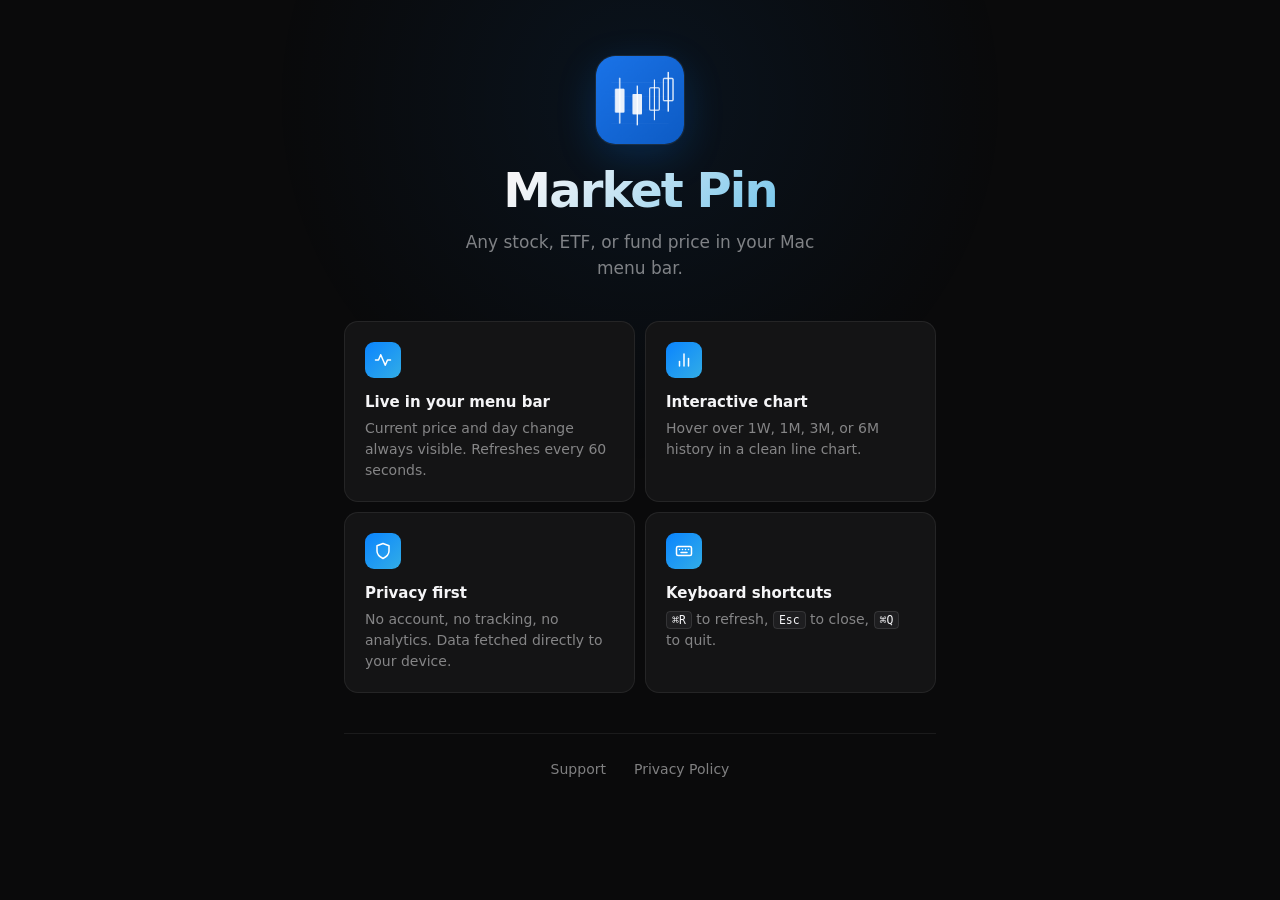
<file: index.html>
<!doctype html>
<html lang="en">
<head>
  <meta charset="utf-8">
  <meta name="viewport" content="width=device-width,initial-scale=1">
  <title>Market Pin</title>
  <link rel="icon" href="icon.png">
  <link rel="stylesheet" href="style.css">
</head>
<body>
  <div class="container">

    <header class="hero">
      <img src="icon.png" alt="Market Pin icon" class="app-icon">
      <h1>Market Pin</h1>
      <p class="tagline">Any stock, ETF, or fund price in your Mac menu bar.</p>
    </header>

    <section class="features">

      <div class="feature">
        <div class="feature-icon">
          <svg viewBox="0 0 24 24"><polyline points="22 12 18 12 15 19 9 5 6 12 2 12"/></svg>
        </div>
        <h3>Live in your menu bar</h3>
        <p>Current price and day change always visible. Refreshes every 60 seconds.</p>
      </div>

      <div class="feature">
        <div class="feature-icon">
          <svg viewBox="0 0 24 24"><line x1="18" y1="20" x2="18" y2="10"/><line x1="12" y1="20" x2="12" y2="4"/><line x1="6" y1="20" x2="6" y2="14"/></svg>
        </div>
        <h3>Interactive chart</h3>
        <p>Hover over 1W, 1M, 3M, or 6M history in a clean line chart.</p>
      </div>

      <div class="feature">
        <div class="feature-icon">
          <svg viewBox="0 0 24 24"><path d="M12 22s8-4 8-10V5l-8-3-8 3v7c0 6 8 10 8 10z"/></svg>
        </div>
        <h3>Privacy first</h3>
        <p>No account, no tracking, no analytics. Data fetched directly to your device.</p>
      </div>

      <div class="feature">
        <div class="feature-icon">
          <svg viewBox="0 0 24 24"><rect x="2" y="6" width="20" height="12" rx="2"/><path d="M6 10h.01M10 10h.01M14 10h.01M18 10h.01M8 14h8"/></svg>
        </div>
        <h3>Keyboard shortcuts</h3>
        <p><kbd>⌘R</kbd> to refresh, <kbd>Esc</kbd> to close, <kbd>⌘Q</kbd> to quit.</p>
      </div>

    </section>

    <footer class="site-footer">
      <a href="support.html">Support</a>
      <a href="privacy.html">Privacy Policy</a>
    </footer>

  </div>
</body>
</html>
</file>
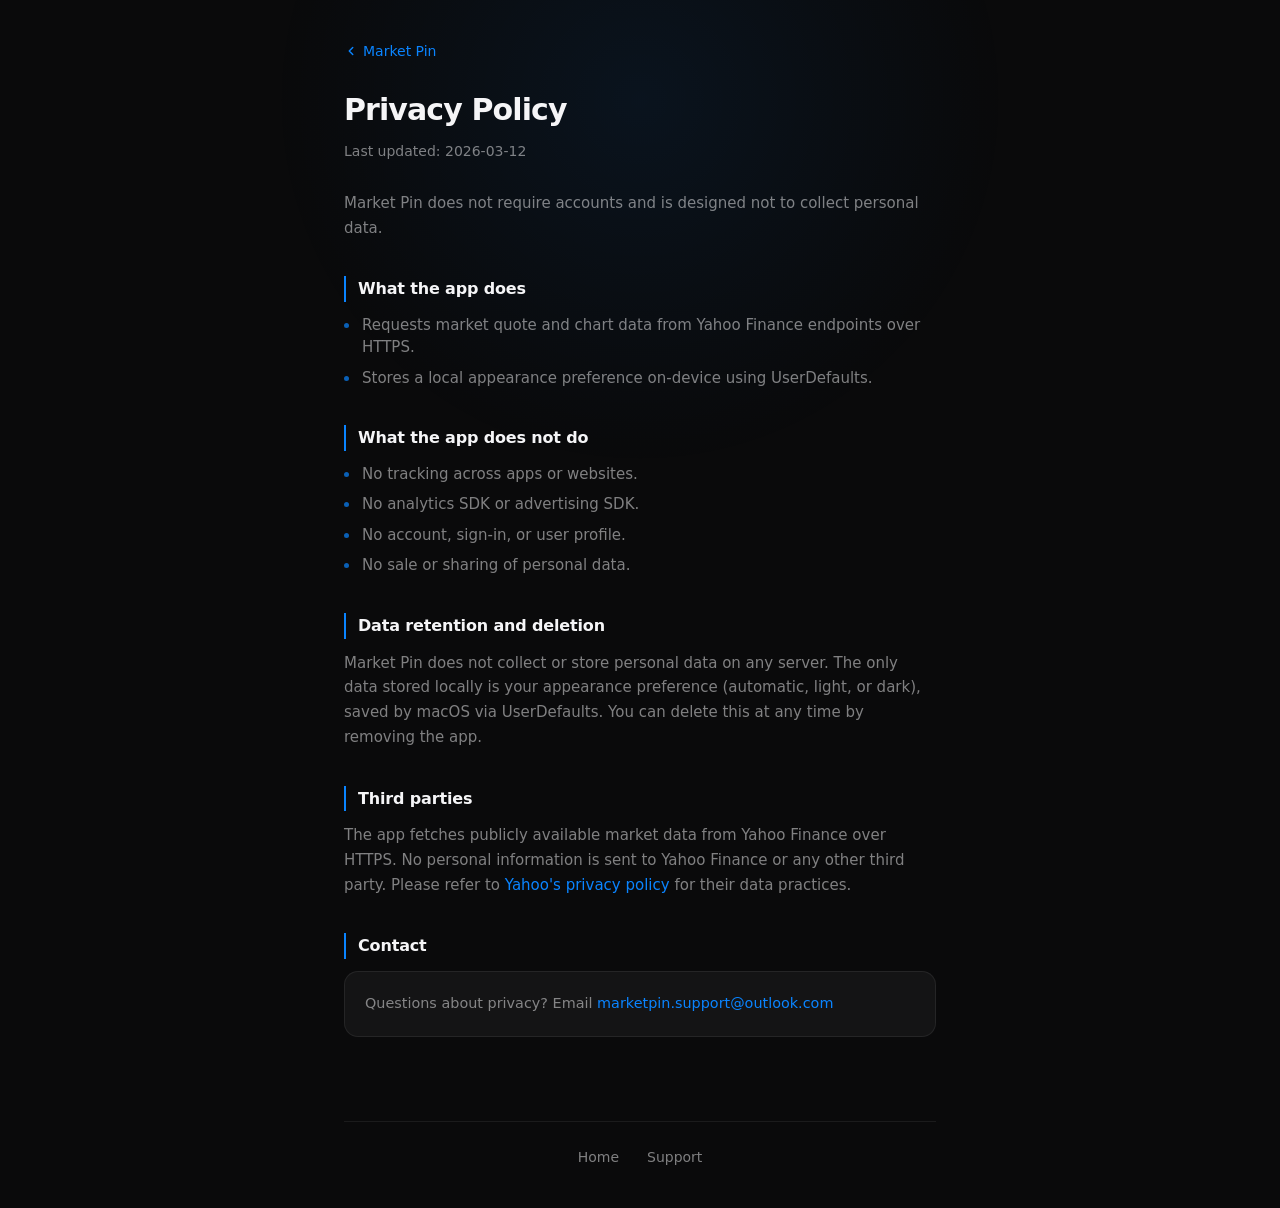
<file: privacy.html>
<!doctype html>
<html lang="en">
<head>
  <meta charset="utf-8">
  <meta name="viewport" content="width=device-width,initial-scale=1">
  <title>Privacy Policy — Market Pin</title>
  <link rel="icon" href="icon.png">
  <link rel="stylesheet" href="style.css">
</head>
<body>
  <div class="container">

    <header class="page-header">
      <a href="index.html" class="back-link">
        <svg viewBox="0 0 24 24"><polyline points="15 18 9 12 15 6"/></svg>
        Market Pin
      </a>
      <h1>Privacy Policy</h1>
      <p class="meta">Last updated: 2026-03-12</p>
    </header>

    <div class="prose">

      <section>
        <p>Market Pin does not require accounts and is designed not to collect personal data.</p>
      </section>

      <section>
        <h2>What the app does</h2>
        <ul>
          <li>Requests market quote and chart data from Yahoo Finance endpoints over HTTPS.</li>
          <li>Stores a local appearance preference on-device using UserDefaults.</li>
        </ul>
      </section>

      <section>
        <h2>What the app does not do</h2>
        <ul>
          <li>No tracking across apps or websites.</li>
          <li>No analytics SDK or advertising SDK.</li>
          <li>No account, sign-in, or user profile.</li>
          <li>No sale or sharing of personal data.</li>
        </ul>
      </section>

      <section>
        <h2>Data retention and deletion</h2>
        <p>Market Pin does not collect or store personal data on any server. The only data stored locally is your appearance preference (automatic, light, or dark), saved by macOS via UserDefaults. You can delete this at any time by removing the app.</p>
      </section>

      <section>
        <h2>Third parties</h2>
        <p>The app fetches publicly available market data from Yahoo Finance over HTTPS. No personal information is sent to Yahoo Finance or any other third party. Please refer to <a href="https://legal.yahoo.com/us/en/yahoo/privacy/index.html" target="_blank" rel="noopener">Yahoo's privacy policy</a> for their data practices.</p>
      </section>

      <section>
        <h2>Contact</h2>
        <div class="contact-card">
          <p>Questions about privacy? Email <a href="mailto:marketpin.support@outlook.com">marketpin.support@outlook.com</a></p>
        </div>
      </section>

    </div>

    <footer class="site-footer">
      <a href="index.html">Home</a>
      <a href="support.html">Support</a>
    </footer>

  </div>
</body>
</html>
</file>
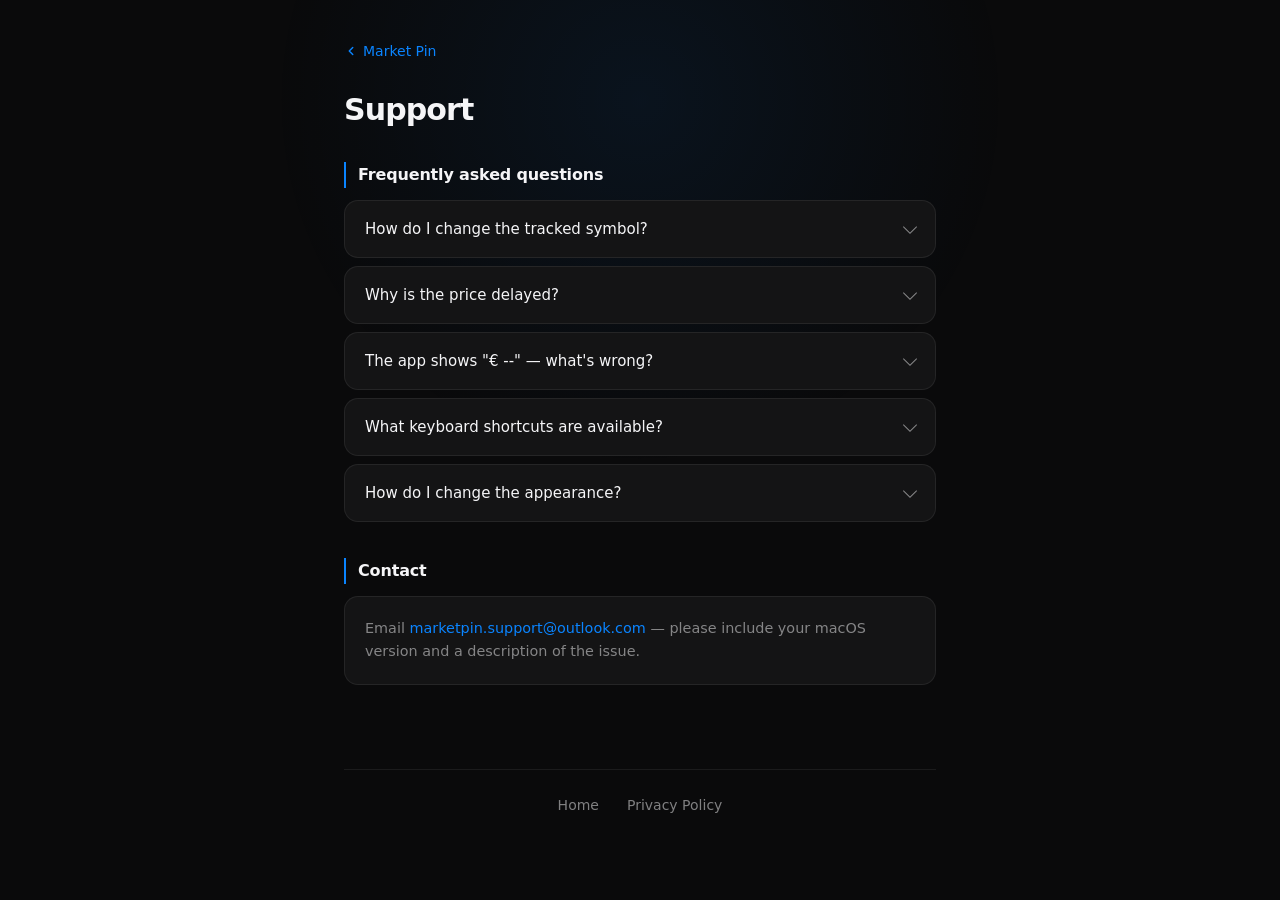
<file: support.html>
<!doctype html>
<html lang="en">
<head>
  <meta charset="utf-8">
  <meta name="viewport" content="width=device-width,initial-scale=1">
  <title>Support — Market Pin</title>
  <link rel="icon" href="icon.png">
  <link rel="stylesheet" href="style.css">
</head>
<body>
  <div class="container">

    <header class="page-header">
      <a href="index.html" class="back-link">
        <svg viewBox="0 0 24 24"><polyline points="15 18 9 12 15 6"/></svg>
        Market Pin
      </a>
      <h1>Support</h1>
    </header>

    <div class="prose">

      <section>
        <h2>Frequently asked questions</h2>
        <div class="faq">

          <details class="faq-item">
            <summary>How do I change the tracked symbol?</summary>
            <div class="faq-answer">
              Symbol configuration will be available in a future settings UI. In the meantime, quit the app and relaunch with a different symbol configured via the environment variable.
            </div>
          </details>

          <details class="faq-item">
            <summary>Why is the price delayed?</summary>
            <div class="faq-answer">
              Market data is sourced from Yahoo Finance and may be delayed by up to 15 minutes depending on the exchange. This is a limitation of the data source, not the app.
            </div>
          </details>

          <details class="faq-item">
            <summary>The app shows "€ --" — what's wrong?</summary>
            <div class="faq-answer">
              The app could not reach Yahoo Finance. Check your internet connection and try refreshing with <kbd>⌘R</kbd>.
            </div>
          </details>

          <details class="faq-item">
            <summary>What keyboard shortcuts are available?</summary>
            <div class="faq-answer">
              <kbd>⌘R</kbd> refreshes quote and chart data, <kbd>Esc</kbd> closes the popover, and <kbd>⌘Q</kbd> quits the app.
            </div>
          </details>

          <details class="faq-item">
            <summary>How do I change the appearance?</summary>
            <div class="faq-answer">
              Click the theme icon in the bottom-left of the popover to switch between automatic, light, and dark appearance.
            </div>
          </details>

        </div>
      </section>

      <section>
        <h2>Contact</h2>
        <div class="contact-card">
          <p>Email <a href="mailto:marketpin.support@outlook.com">marketpin.support@outlook.com</a> — please include your macOS version and a description of the issue.</p>
        </div>
      </section>

    </div>

    <footer class="site-footer">
      <a href="index.html">Home</a>
      <a href="privacy.html">Privacy Policy</a>
    </footer>

  </div>
</body>
</html>
</file>
<file: style.css>
*, *::before, *::after {
  box-sizing: border-box;
  margin: 0;
  padding: 0;
}

:root {
  --bg:      #0a0a0b;
  --surface: #141415;
  --raised:  #1e1e20;
  --border:  rgba(255, 255, 255, 0.07);
  --text:    #f5f5f7;
  --muted:   rgba(245, 245, 247, 0.50);
  --accent:  #0a84ff;
  --cyan:    #32ade6;
  --radius:  14px;
  --max-w:   640px;
}

html { scroll-behavior: smooth; }

body {
  background: var(--bg);
  color: var(--text);
  font-family: -apple-system, BlinkMacSystemFont, 'SF Pro Text', 'Segoe UI', system-ui, sans-serif;
  font-size: 16px;
  line-height: 1.6;
  min-height: 100vh;
  -webkit-font-smoothing: antialiased;
  -moz-osx-font-smoothing: grayscale;
}

/* subtle ambient glow */
body::before {
  content: '';
  position: fixed;
  top: -300px;
  left: 50%;
  transform: translateX(-50%);
  width: 800px;
  height: 800px;
  background: radial-gradient(circle, rgba(10, 132, 255, 0.08) 0%, transparent 65%);
  pointer-events: none;
  z-index: 0;
}

.container {
  max-width: var(--max-w);
  margin: 0 auto;
  padding: 0 24px;
  position: relative;
  z-index: 1;
}

/* ---- Hero ---- */
.hero {
  padding: 56px 0 40px;
  text-align: center;
}

.app-icon {
  width: 88px;
  height: 88px;
  border-radius: 22%;
  box-shadow: 0 0 0 1px var(--border), 0 12px 40px rgba(10, 132, 255, 0.20);
  display: block;
  margin: 0 auto 20px;
}

.hero h1 {
  font-size: clamp(2.25rem, 7vw, 3rem);
  font-weight: 700;
  letter-spacing: -0.04em;
  line-height: 1.1;
  background: linear-gradient(135deg, var(--text) 30%, var(--cyan));
  -webkit-background-clip: text;
  -webkit-text-fill-color: transparent;
  background-clip: text;
  margin-bottom: 12px;
}

.hero .tagline {
  color: var(--muted);
  font-size: 1.0625rem;
  max-width: 380px;
  margin: 0 auto;
  line-height: 1.55;
}

/* ---- Features grid ---- */
.features {
  display: grid;
  grid-template-columns: 1fr 1fr;
  gap: 10px;
  margin-bottom: 40px;
}

@media (max-width: 480px) {
  .features { grid-template-columns: 1fr; }
}

.feature {
  background: var(--surface);
  border: 1px solid var(--border);
  border-radius: var(--radius);
  padding: 20px;
}

.feature-icon {
  width: 36px;
  height: 36px;
  border-radius: 9px;
  background: linear-gradient(135deg, var(--accent), var(--cyan));
  display: flex;
  align-items: center;
  justify-content: center;
  margin-bottom: 12px;
}

.feature-icon svg {
  width: 18px;
  height: 18px;
  fill: none;
  stroke: #fff;
  stroke-width: 2;
  stroke-linecap: round;
  stroke-linejoin: round;
}

.feature h3 {
  font-size: 0.9375rem;
  font-weight: 600;
  margin-bottom: 4px;
}

.feature p {
  font-size: 0.875rem;
  color: var(--muted);
  line-height: 1.5;
}

kbd {
  font-family: 'SF Mono', 'Fira Code', monospace;
  font-size: 0.82em;
  background: var(--raised);
  border: 1px solid rgba(255,255,255,0.10);
  border-radius: 4px;
  padding: 1px 5px;
  color: var(--text);
}

/* ---- Site footer ---- */
.site-footer {
  border-top: 1px solid var(--border);
  padding: 24px 0 40px;
  display: flex;
  justify-content: center;
  gap: 28px;
}

.site-footer a {
  color: var(--muted);
  text-decoration: none;
  font-size: 0.875rem;
  transition: color 0.15s;
}

.site-footer a:hover { color: var(--text); }

/* ---- Inner page header ---- */
.page-header {
  padding: 40px 0 28px;
}

.back-link {
  display: inline-flex;
  align-items: center;
  gap: 5px;
  color: var(--accent);
  text-decoration: none;
  font-size: 0.875rem;
  font-weight: 500;
  margin-bottom: 24px;
  transition: opacity 0.15s;
}

.back-link:hover { opacity: 0.75; }

.back-link svg {
  width: 14px;
  height: 14px;
  fill: none;
  stroke: currentColor;
  stroke-width: 2.5;
  stroke-linecap: round;
  stroke-linejoin: round;
}

.page-header h1 {
  font-size: 1.875rem;
  font-weight: 700;
  letter-spacing: -0.03em;
}

.page-header .meta {
  color: var(--muted);
  font-size: 0.875rem;
  margin-top: 6px;
}

/* ---- Prose ---- */
.prose {
  padding-bottom: 48px;
}

.prose section {
  margin-bottom: 36px;
}

.prose h2 {
  font-size: 1rem;
  font-weight: 600;
  letter-spacing: -0.01em;
  margin-bottom: 12px;
  padding-left: 12px;
  border-left: 2px solid var(--accent);
}

.prose p {
  color: var(--muted);
  font-size: 0.9375rem;
  line-height: 1.65;
  margin-bottom: 8px;
}

.prose ul {
  list-style: none;
  display: flex;
  flex-direction: column;
  gap: 8px;
}

.prose li {
  color: var(--muted);
  font-size: 0.9375rem;
  padding-left: 18px;
  position: relative;
  line-height: 1.5;
}

.prose li::before {
  content: '';
  position: absolute;
  left: 0;
  top: 0.58em;
  width: 5px;
  height: 5px;
  border-radius: 50%;
  background: var(--accent);
  opacity: 0.7;
}

.prose a { color: var(--accent); text-decoration: none; }
.prose a:hover { text-decoration: underline; }

/* ---- Contact card ---- */
.contact-card {
  background: var(--surface);
  border: 1px solid var(--border);
  border-radius: var(--radius);
  padding: 20px;
}

.contact-card p { color: var(--muted); font-size: 0.9rem; margin: 0; }
.contact-card a { color: var(--accent); text-decoration: none; font-weight: 500; }
.contact-card a:hover { text-decoration: underline; }

/* ---- FAQ ---- */
.faq {
  display: flex;
  flex-direction: column;
  gap: 8px;
}

details.faq-item {
  background: var(--surface);
  border: 1px solid var(--border);
  border-radius: var(--radius);
  overflow: hidden;
}

details.faq-item summary {
  padding: 16px 20px;
  font-size: 0.9375rem;
  font-weight: 500;
  cursor: pointer;
  list-style: none;
  display: flex;
  justify-content: space-between;
  align-items: center;
  gap: 16px;
  user-select: none;
}

details.faq-item summary::-webkit-details-marker { display: none; }

details.faq-item summary::after {
  content: '';
  flex-shrink: 0;
  width: 10px;
  height: 10px;
  border-right: 1.5px solid var(--muted);
  border-bottom: 1.5px solid var(--muted);
  transform: rotate(45deg);
  margin-top: -3px;
  transition: transform 0.2s ease, margin-top 0.2s ease;
}

details.faq-item[open] summary::after {
  transform: rotate(-135deg);
  margin-top: 3px;
}

.faq-answer {
  padding: 14px 20px 18px;
  color: var(--muted);
  font-size: 0.9rem;
  line-height: 1.6;
  border-top: 1px solid var(--border);
}
</file>
